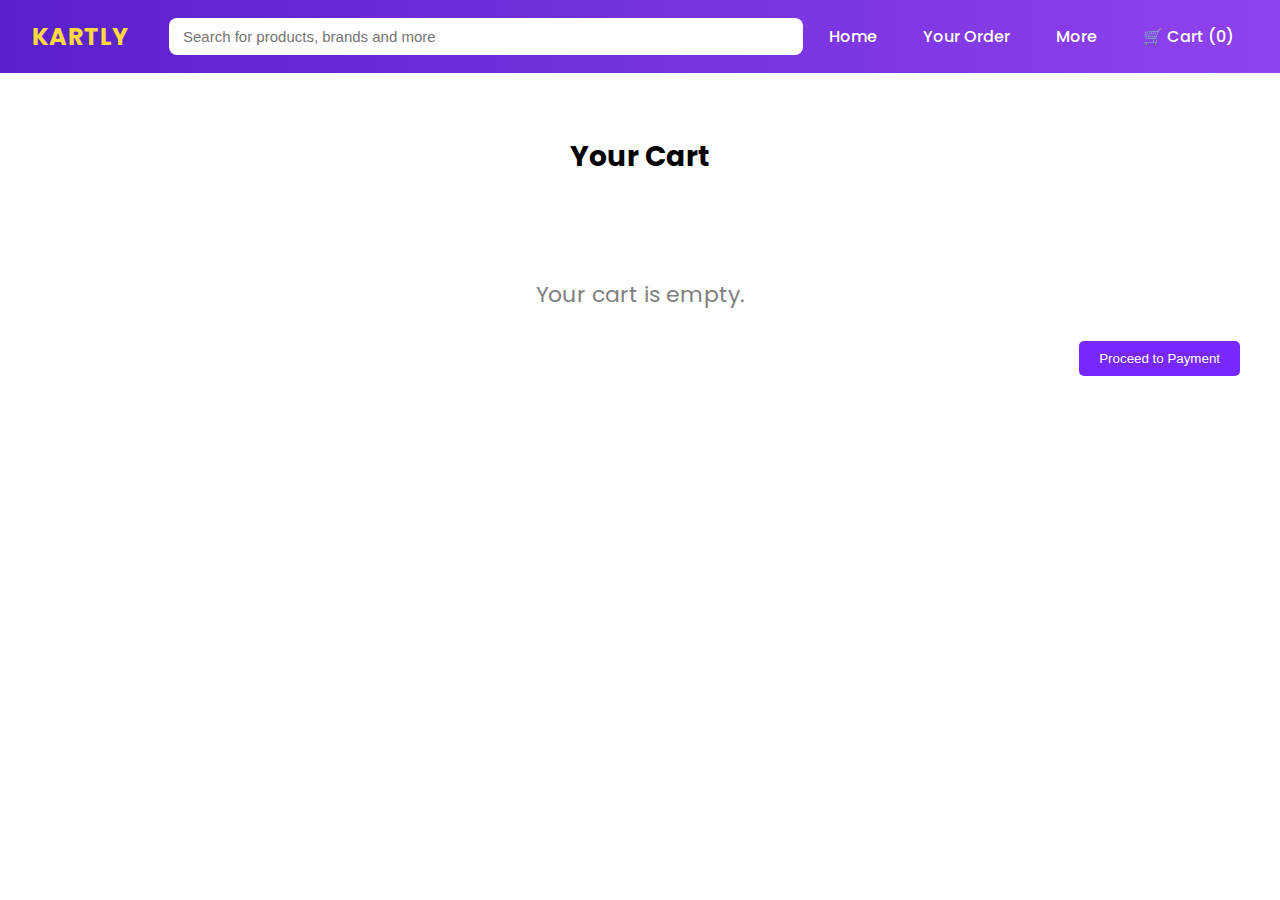
<file: frontend/cart.html>
<!DOCTYPE html>
<html lang="en">

<head>
  <meta charset="UTF-8" />
  <meta name="viewport" content="width=device-width, initial-scale=1.0" />
  <title>Kartly - Cart</title>
  <link rel="stylesheet" href="cart.css" />
  <link href="https://fonts.googleapis.com/css2?family=Poppins:wght@400;500;600&display=swap" rel="stylesheet" />
</head>

<body>
  <!-- Navbar -->
  <header class="navbar">
    <div class="logo">KARTLY</div>
    <div class="nav-center">
      <input type="text" placeholder="Search for products, brands and more" id="search-box" />
    </div>
    <div class="nav-links">
      <a href="index.html">Home</a>
      <a href="#">Your Order</a>
      <a href="#">More</a>
      <a id="cart-icon" href="cart.html">🛒 Cart (<span id="cart-count">0</span>)</a>
    </div>
  </header>

  <!-- Cart Section -->
  <section class="cart-section">
    <h2 class="cart-title">Your Cart</h2>
    <div id="cart-items"></div>
    <div class="cart-summary" id="cart-summary"></div>
    <div style="text-align: right; margin-top: 20px;">
      <button id="proceed-to-payment"
        style="padding: 10px 20px; background-color: #7728ff; color: white; border: none; border-radius: 5px; cursor: pointer;">
        Proceed to Payment
      </button>
    </div>
  </section>

  <script>
    function updateCartDisplay() {
      const cart = JSON.parse(localStorage.getItem("cart")) || [];
      const cartItemsContainer = document.getElementById("cart-items");
      const cartSummary = document.getElementById("cart-summary");
      const cartCount = document.getElementById("cart-count");

      cartItemsContainer.innerHTML = "";
      let total = 0;
      let itemCount = 0;

      if (cart.length === 0) {
        cartItemsContainer.innerHTML = `<p class="empty-cart">Your cart is empty.</p>`;
        cartSummary.innerHTML = "";
        cartCount.innerText = 0;
        return;
      }

      cart.forEach((item, index) => {
        const itemDiv = document.createElement("div");
        itemDiv.className = "cart-item";
        itemDiv.innerHTML = `
          <img src="${item.image}" alt="${item.name}" />
          <div class="cart-item-details">
            <h3>${item.name}</h3>
            <p>Price: ₹${item.price}</p>
            <div class="quantity-controls">
              <button onclick="changeQuantity(${index}, -1)">−</button>
              <span>${item.quantity}</span>
              <button onclick="changeQuantity(${index}, 1)">+</button>
            </div>
            <p class="cart-price">Subtotal: ₹${item.price * item.quantity}</p>
          </div>
          <button class="cart-remove" onclick="removeItem(${index})">Remove</button>
        `;
        cartItemsContainer.appendChild(itemDiv);
        total += item.price * item.quantity;
        itemCount += item.quantity;
      });

      cartSummary.innerText = `Total: ₹${total}`;
      cartCount.innerText = itemCount;
    }

    function removeItem(index) {
      let cart = JSON.parse(localStorage.getItem("cart")) || [];
      cart.splice(index, 1);
      localStorage.setItem("cart", JSON.stringify(cart));
      updateCartDisplay();
    }

    function changeQuantity(index, delta) {
      let cart = JSON.parse(localStorage.getItem("cart")) || [];
      if (cart[index].quantity + delta >= 1) {
        cart[index].quantity += delta;
        localStorage.setItem("cart", JSON.stringify(cart));
        updateCartDisplay();
      }
    }

    document.getElementById("proceed-to-payment").addEventListener("click", () => {
      // Clear any existing buyNowProduct just in case
      localStorage.removeItem("buyNowProduct");
      // Redirect to order page
      window.location.href = "order.html";
    });


    document.addEventListener("DOMContentLoaded", updateCartDisplay);
  </script>
</body>

</html>
</file>
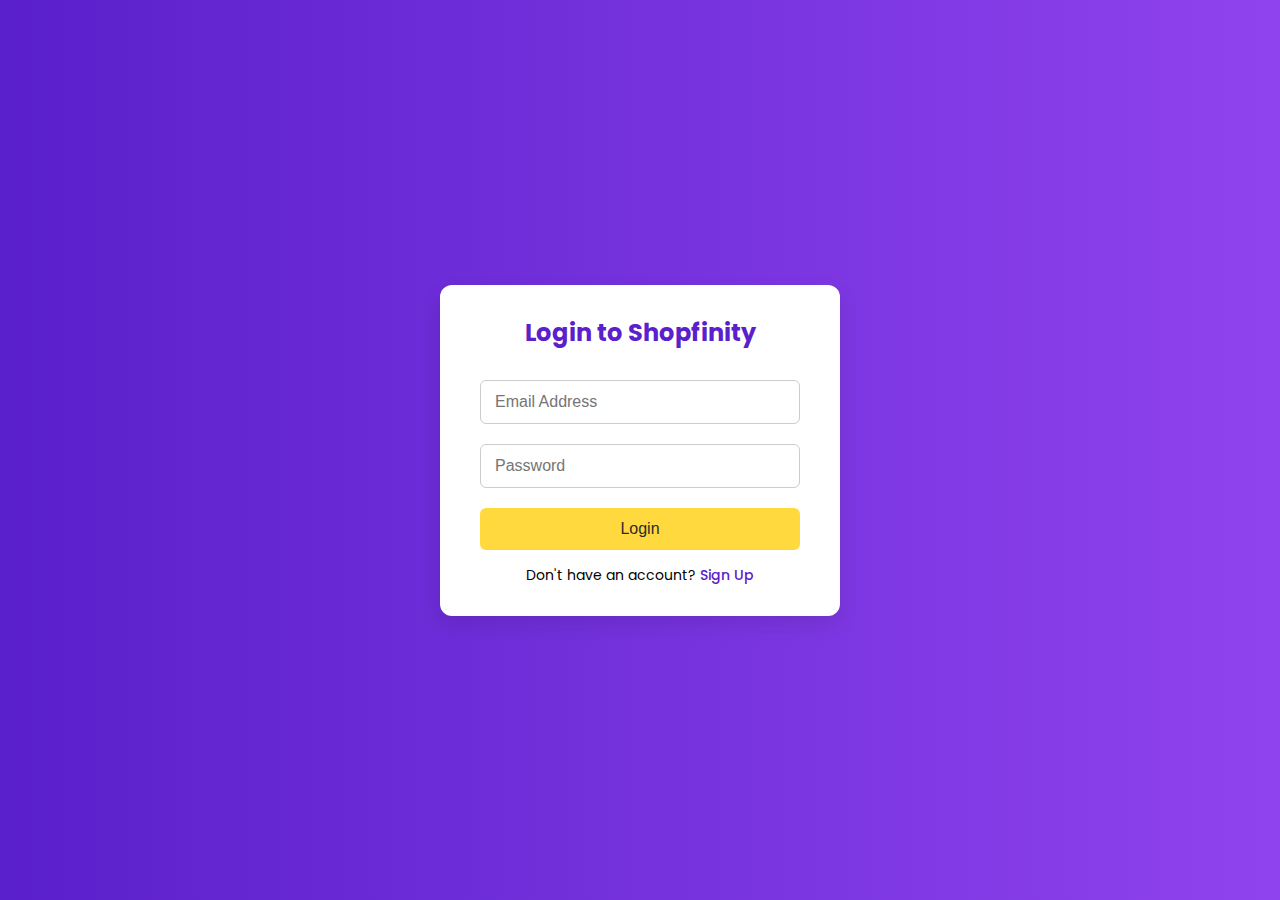
<file: frontend/login.html>
<!DOCTYPE html>
<html lang="en">

<head>
    <meta charset="UTF-8" />
    <meta name="viewport" content="width=device-width, initial-scale=1.0" />
    <title>Login - Shopfinity</title>

    <!-- Google Font -->
    <link href="https://fonts.googleapis.com/css2?family=Poppins:wght@400;500;600&display=swap" rel="stylesheet" />

    <!-- CSS -->
    <link rel="stylesheet" href="auth.css" />
</head>

<body>
    <div class="auth-container">
        <form class="auth-form" id="loginForm">
            <h2>Login to <span style="color: #5A20CB;">Shopfinity</span></h2>

            <input type="email" id="loginEmail" placeholder="Email Address" required />
            <input type="password" id="loginPassword" placeholder="Password" required />

            <button type="submit">Login</button>
            <p>Don't have an account? <a href="signup.html">Sign Up</a></p>
        </form>
    </div>

    <script>
        document.getElementById('loginForm').addEventListener('submit', function (e) {
            const email = document.getElementById('loginEmail').value.trim();
            const password = document.getElementById('loginPassword').value.trim();

            if (!email || !password) {
                alert('Please fill in all fields');
                e.preventDefault();
                return;
            }

            const emailPattern = /^[^ ]+@[^ ]+\.[a-z]{2,3}$/;
            if (!emailPattern.test(email)) {
                alert('Enter a valid email address');
                e.preventDefault();
                return;
            }

            if (password.length < 6) {
                alert('Password must be at least 6 characters');
                e.preventDefault();
                return;
            }

            // Save user to localStorage and redirect to homepage
            localStorage.setItem("shopfinityUser", email);
            e.preventDefault(); // prevent default submit
            window.location.href = "index.html";
        });
    </script>
</body>

</html>
</file>
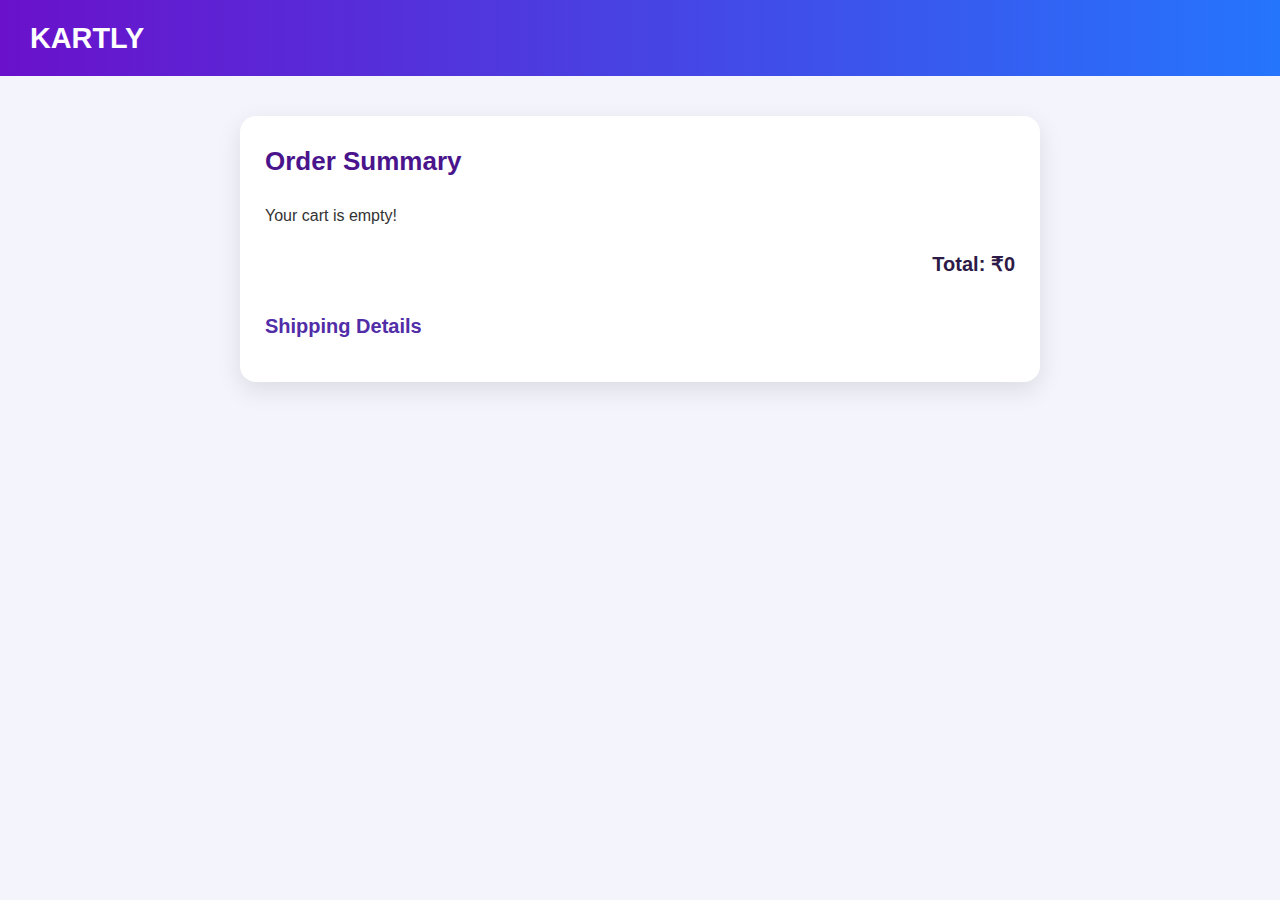
<file: frontend/order.html>
<!DOCTYPE html>
<html lang="en">

<head>
    <meta charset="UTF-8" />
    <meta name="viewport" content="width=device-width, initial-scale=1.0" />
    <title>Order Summary - Kartly</title>
    <link rel="stylesheet" href="order.css" />
</head>

<body>
    <header class="navbar">
        <div class="logo">KARTLY</div>
    </header>

    <main class="order-page">
        <h2>Order Summary</h2>

        <div class="order-items" id="order-items">
            <!-- JS will populate selected cart items here -->
        </div>

        <div class="order-total">
            <strong>Total:</strong> ₹<span id="order-total">0</span>
        </div>

        <h3>Shipping Details</h3>
        <form id="order-form">
            <input type="text" name="fullname" placeholder="Full Name" required />
            <input type="text" name="address" placeholder="Address" required />
            <input type="text" name="phone" placeholder="Phone Number" required />
            <input type="email" name="email" placeholder="Email" required />
            <select name="payment" required>
                <option value="">Select Payment Method</option>
                <option value="cod">Cash on Delivery</option>
                <option value="upi">UPI</option>
                <option value="card">Credit/Debit Card</option>
            </select>
            <button type="submit">Place Order</button>
        </form>
    </main>

    <script>
        const itemsContainer = document.getElementById("order-items");
        const totalSpan = document.getElementById("order-total");

        const buyNowProduct = JSON.parse(localStorage.getItem("buyNowProduct"));
        const cart = JSON.parse(localStorage.getItem("cart")) || [];

        let total = 0;

        if (buyNowProduct) {
            const div = document.createElement("div");
            div.className = "order-item";
            div.innerHTML = `
            <p><strong>${buyNowProduct.name}</strong> × 1</p>
            <p>₹${buyNowProduct.price}</p>
        `;
            total = buyNowProduct.price;
            itemsContainer.appendChild(div);

            totalSpan.innerText = total;

            // Clear buyNowProduct after showing
            localStorage.removeItem("buyNowProduct");
        } else if (cart.length > 0) {
            cart.forEach(item => {
                const div = document.createElement("div");
                div.className = "order-item";
                div.innerHTML = `
                <p><strong>${item.name}</strong> × ${item.quantity}</p>
                <p>₹${item.price * item.quantity}</p>
            `;
                total += item.price * item.quantity;
                itemsContainer.appendChild(div);
            });

            totalSpan.innerText = total;
        } else {
            itemsContainer.innerHTML = "<p>Your cart is empty!</p>";
            document.getElementById("order-form").style.display = "none";
        }

        document.getElementById("order-form").addEventListener("submit", function (e) {
            e.preventDefault();
            alert("Order placed successfully!");
            localStorage.removeItem("cart");
            window.location.href = "index.html"; // Redirect to homepage
        });
    </script>

</body>

</html>
</file>
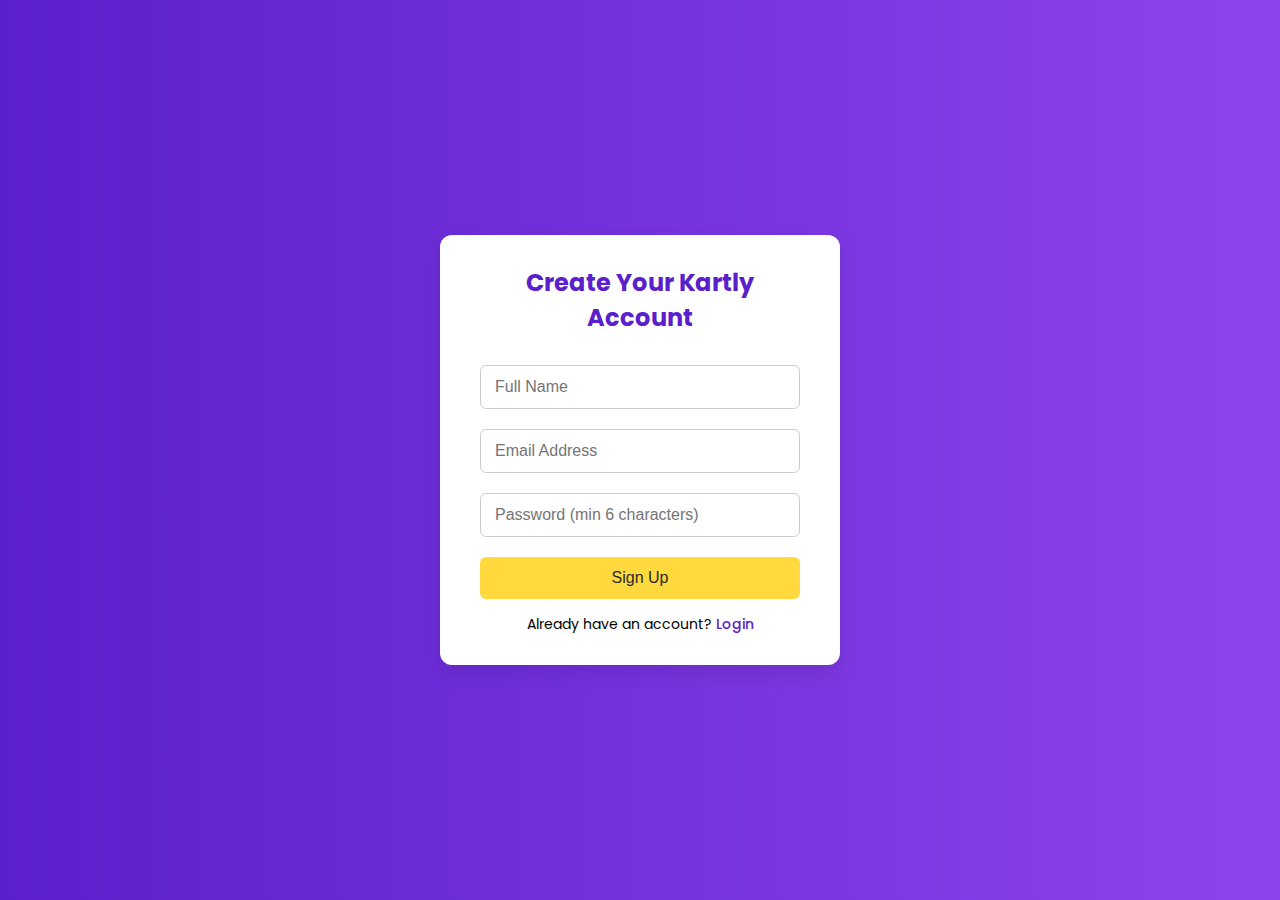
<file: frontend/signup.html>
<!DOCTYPE html>
<html lang="en">

<head>
  <meta charset="UTF-8" />
  <meta name="viewport" content="width=device-width, initial-scale=1.0" />
  <title>Sign Up - Kartly</title>

  <!-- Google Font -->
  <link href="https://fonts.googleapis.com/css2?family=Poppins:wght@400;500;600&display=swap" rel="stylesheet" />

  <!-- CSS -->
  <link rel="stylesheet" href="auth.css" />
</head>

<body>
  <div class="auth-container">
    <form class="auth-form" id="signupForm">
      <h2>Create Your <span style="color: #5A20CB;">Kartly</span> Account</h2>

      <input type="text" id="signupName" placeholder="Full Name" required />
      <input type="email" id="signupEmail" placeholder="Email Address" required />
      <input type="password" id="signupPassword" placeholder="Password (min 6 characters)" required />

      <button type="submit">Sign Up</button>
      <p>Already have an account? <a href="login.html">Login</a></p>
    </form>
  </div>

  <script>
    document.getElementById('signupForm').addEventListener('submit', function (e) {
      const name = document.getElementById('signupName').value.trim();
      const email = document.getElementById('signupEmail').value.trim();
      const password = document.getElementById('signupPassword').value.trim();

      if (!name || !email || !password) {
        alert('All fields are required');
        e.preventDefault();
        return;
      }

      const emailPattern = /^[^ ]+@[^ ]+\.[a-z]{2,3}$/;
      if (!emailPattern.test(email)) {
        alert('Enter a valid email address');
        e.preventDefault();
        return;
      }

      if (password.length < 6) {
        alert('Password must be at least 6 characters');
        e.preventDefault();
        return;
      }

      // Save to localStorage and redirect
      localStorage.setItem("shopfinityUser", name);
      e.preventDefault();
      window.location.href = "index.html";
    });
  </script>
</body>

</html>
</file>
<file: frontend/cart.css>
body {
  font-family: "Poppins", sans-serif;
  margin: 0;
  padding: 0;
  box-sizing: border-box;
}

.navbar {
  display: flex;
  justify-content: space-between;
  align-items: center;
  background: linear-gradient(to right, #5a20cb, #8f43ee);
  padding: 16px 32px;
  color: white;
  position: sticky;
  top: 0;
  z-index: 1000;
}

.logo {
  font-size: 24px;
  font-weight: 700;
  color: #ffd93d;
  letter-spacing: 1px;
}

.nav-center {
  flex: 1;
  margin: 0 40px;
}

#search-box {
  width: 100%;
  padding: 10px 14px;
  border-radius: 8px;
  border: none;
  font-size: 15px;
  outline: none;
}

.nav-links {
  display: flex;
  gap: 18px;
}

.nav-links a {
  color: white;
  text-decoration: none;
  padding: 8px 14px;
  font-weight: 500;
  border-radius: 6px;
  transition: background-color 0.3s ease;
}

.nav-links a:hover {
  background-color: rgba(255, 255, 255, 0.15);
}

/* Responsive Navbar */
@media (max-width: 768px) {
  .navbar {
    flex-direction: column;
    align-items: flex-start;
  }

  .nav-center {
    width: 100%;
    margin: 10px 0;
  }

  .nav-links {
    width: 100%;
    justify-content: flex-start;
    flex-wrap: wrap;
  }

  #search-box {
    width: 100%;
  }
}

/* Cart Section */
.cart-section {
  padding: 40px;
}

.cart-title {
  text-align: center;
  margin-bottom: 30px;
  font-size: 28px;
}

.cart-item {
  display: flex;
  align-items: center;
  justify-content: space-between;
  border: 1px solid #ddd;
  border-radius: 10px;
  padding: 15px;
  margin-bottom: 15px;
  background-color: #f9f9f9;
}

.cart-item img {
  width: 100px;
  height: auto;
  margin-right: 20px;
  border-radius: 8px;
}

.cart-item-details {
  flex: 1;
}

.cart-item-details h3 {
  margin: 0 0 10px;
}

.cart-price {
  font-weight: bold;
  color: #222;
}

.cart-remove {
  background-color: #ff4d4d;
  color: white;
  border: none;
  padding: 8px 14px;
  border-radius: 5px;
  cursor: pointer;
  transition: 0.3s;
}

.cart-remove:hover {
  background-color: #e04343;
}

.cart-summary {
  text-align: right;
  font-size: 20px;
  font-weight: bold;
  margin-top: 30px;
}

.empty-cart {
  text-align: center;
  margin-top: 100px;
  font-size: 22px;
  color: gray;
}
.quantity-controls {
  display: flex;
  align-items: center;
  gap: 10px;
  margin: 10px 0;
}

.quantity-controls button {
  width: 30px;
  height: 30px;
  font-size: 18px;
  border: none;
  background-color: #6c11dc;
  color: white;
  border-radius: 5px;
  cursor: pointer;
}
</file>
<file: frontend/auth.css>
* {
  margin: 0;
  padding: 0;
  box-sizing: border-box;
}

body {
  font-family: 'Poppins', sans-serif;
  background: linear-gradient(to right, #5A20CB, #8F43EE);
  display: flex;
  justify-content: center;
  align-items: center;
  height: 100vh;
}

.auth-container {
  background-color: #fff;
  padding: 30px 40px;
  border-radius: 12px;
  box-shadow: 0 8px 20px rgba(0,0,0,0.1);
  width: 100%;
  max-width: 400px;
  text-align: center;
}

.auth-form h2 {
  margin-bottom: 20px;
  color: #5A20CB;
}

.auth-form input {
  width: 100%;
  padding: 12px 14px;
  margin: 10px 0;
  border: 1px solid #ccc;
  border-radius: 6px;
  font-size: 16px;
}

.auth-form button {
  width: 100%;
  padding: 12px;
  background-color: #FFD93D;
  color: #2B2B2B;
  border: none;
  border-radius: 6px;
  font-size: 16px;
  font-weight: 500;
  cursor: pointer;
  margin-top: 10px;
  transition: background-color 0.3s;
}

.auth-form button:hover {
  background-color: #f2c200;
}

.auth-form p {
  margin-top: 15px;
  font-size: 14px;
}

.auth-form a {
  color: #5A20CB;
  text-decoration: none;
  font-weight: 500;
}

.auth-form a:hover {
  text-decoration: underline;
}

@media (max-width: 480px) {
  .auth-container {
    padding: 20px;
  }
}
</file>
<file: frontend/order.css>
/* order.css - Violet Blue Theme */

* {
  box-sizing: border-box;
  font-family: 'Poppins', sans-serif;
  margin: 0;
  padding: 0;
}

body {
  background: #f4f4fc;
  color: #333;
  line-height: 1.6;
}

/* Navbar */
.navbar {
  background: linear-gradient(90deg, #6a11cb, #2575fc); /* violet to blue */
  color: #fff;
  padding: 15px 30px;
  display: flex;
  align-items: center;
}

.navbar .logo {
  font-size: 1.8rem;
  font-weight: bold;
  color: #fff;
}

/* Main order summary */
.order-page {
  max-width: 800px;
  margin: 40px auto;
  padding: 25px;
  background: #fff;
  border-radius: 16px;
  box-shadow: 0 8px 24px rgba(0, 0, 0, 0.1);
}

.order-page h2 {
  font-size: 26px;
  margin-bottom: 20px;
  color: #4a148c; /* deep violet */
}

.order-items {
  margin-bottom: 20px;
}

.order-item {
  display: flex;
  justify-content: space-between;
  border-bottom: 1px solid #ddd;
  padding: 10px 0;
  font-size: 16px;
  color: #333;
}

.order-total {
  font-size: 20px;
  font-weight: bold;
  text-align: right;
  margin-bottom: 30px;
  color: #2e1a47;
}

h3 {
  font-size: 20px;
  margin-bottom: 15px;
  color: #512da8; /* violet-blue */
}

/* Form styling */
form input,
form select {
  display: block;
  width: 100%;
  padding: 12px;
  margin-bottom: 15px;
  border: 1px solid #ccc;
  border-radius: 10px;
  font-size: 15px;
  background-color: #fafafa;
}

form select {
  background-color: #fff;
}

form button {
  width: 100%;
  padding: 14px;
  font-size: 16px;
  background: linear-gradient(90deg, #6a11cb, #2575fc);
  color: #fff;
  border: none;
  border-radius: 10px;
  cursor: pointer;
  font-weight: 500;
  transition: background 0.3s ease;
}

form button:hover {
  background: linear-gradient(90deg, #5a0eb3, #1f5fdc);
}
</file>
